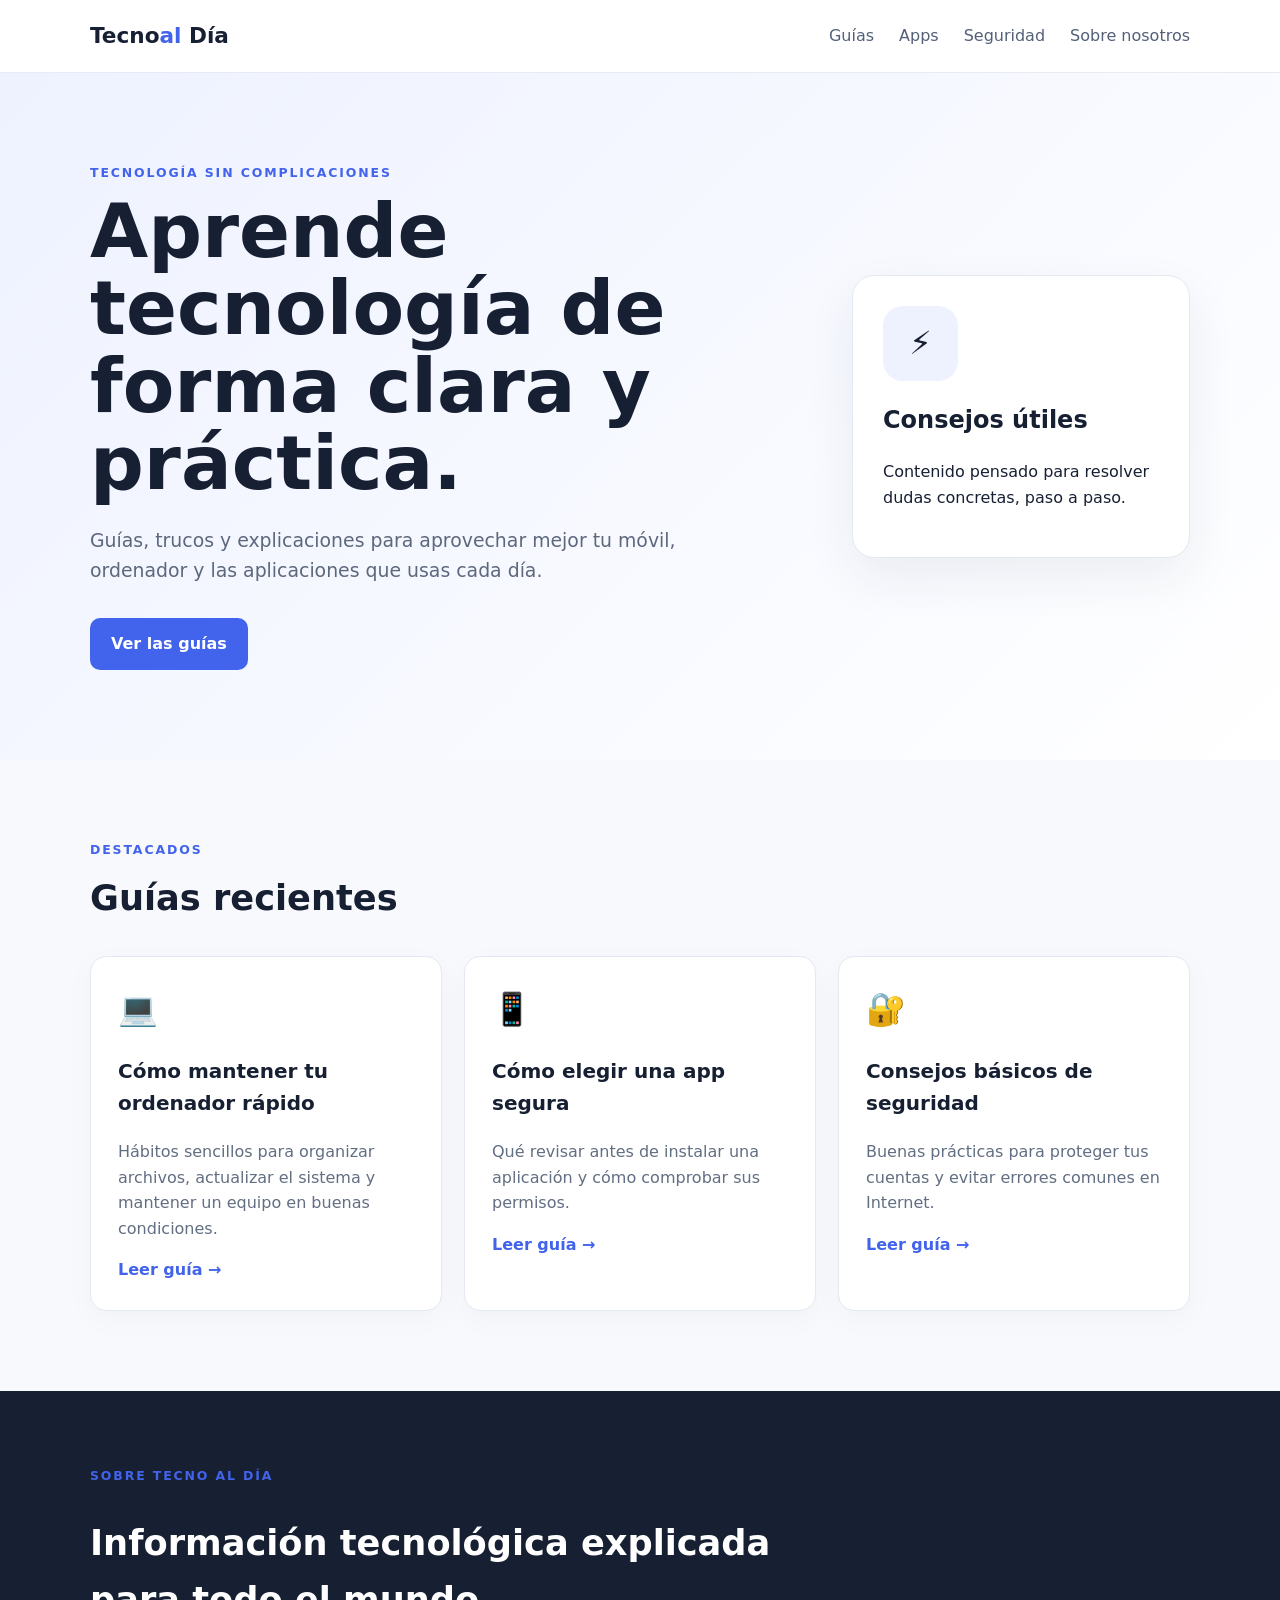
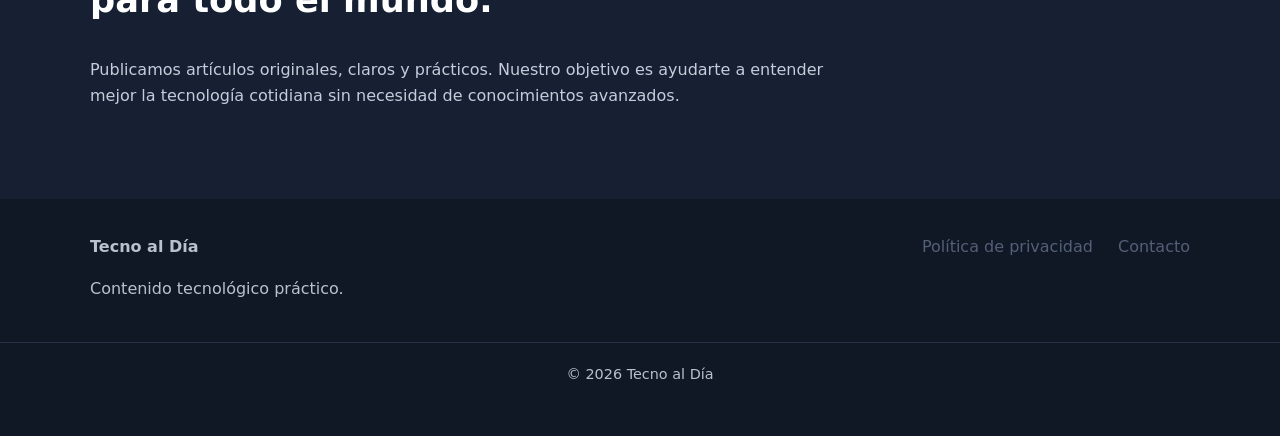
<file: index.html>
<!doctype html>
<html lang="es">
<head>
<meta charset="utf-8">
<meta name="viewport" content="width=device-width, initial-scale=1">
<meta name="description" content="Tecno al Día: guías sencillas sobre tecnología, apps, seguridad digital y trucos útiles.">
<title>Tecno al Día — Tecnología fácil</title>
<link rel="stylesheet" href="styles.css">
</head>
<body>
<header class="site-header">
  <div class="container nav">
    <a class="logo" href="index.html">Tecno<span>al</span> Día</a>
    <nav><a href="#guias">Guías</a><a href="#apps">Apps</a><a href="#seguridad">Seguridad</a><a href="#sobre">Sobre nosotros</a></nav>
  </div>
</header>

<main>
<section class="hero">
  <div class="container hero-grid">
    <div>
      <p class="eyebrow">TECNOLOGÍA SIN COMPLICACIONES</p>
      <h1>Aprende tecnología de forma clara y práctica.</h1>
      <p class="lead">Guías, trucos y explicaciones para aprovechar mejor tu móvil, ordenador y las aplicaciones que usas cada día.</p>
      <a class="button" href="#guias">Ver las guías</a>
    </div>
    <div class="hero-card"><div class="orb">⚡</div><h2>Consejos útiles</h2><p>Contenido pensado para resolver dudas concretas, paso a paso.</p></div>
  </div>
</section>

<section id="guias" class="container section">
  <div class="section-title"><p class="eyebrow">DESTACADOS</p><h2>Guías recientes</h2></div>
  <div class="cards">
    <article class="card"><span>💻</span><h3>Cómo mantener tu ordenador rápido</h3><p>Hábitos sencillos para organizar archivos, actualizar el sistema y mantener un equipo en buenas condiciones.</p><a href="articulo-ordenador.html">Leer guía →</a></article>
    <article id="apps" class="card"><span>📱</span><h3>Cómo elegir una app segura</h3><p>Qué revisar antes de instalar una aplicación y cómo comprobar sus permisos.</p><a href="articulo-apps.html">Leer guía →</a></article>
    <article id="seguridad" class="card"><span>🔐</span><h3>Consejos básicos de seguridad</h3><p>Buenas prácticas para proteger tus cuentas y evitar errores comunes en Internet.</p><a href="articulo-seguridad.html">Leer guía →</a></article>
  </div>
</section>

<section id="sobre" class="about">
  <div class="container">
    <p class="eyebrow">SOBRE TECNO AL DÍA</p>
    <h2>Información tecnológica explicada para todo el mundo.</h2>
    <p>Publicamos artículos originales, claros y prácticos. Nuestro objetivo es ayudarte a entender mejor la tecnología cotidiana sin necesidad de conocimientos avanzados.</p>
  </div>
</section>
</main>

<footer><div class="container footer-grid"><div><strong>Tecno al Día</strong><p>Contenido tecnológico práctico.</p></div><div><a href="privacidad.html">Política de privacidad</a><a href="contacto.html">Contacto</a></div></div><p class="copyright">© 2026 Tecno al Día</p></footer>
</body>
</html>
</file>
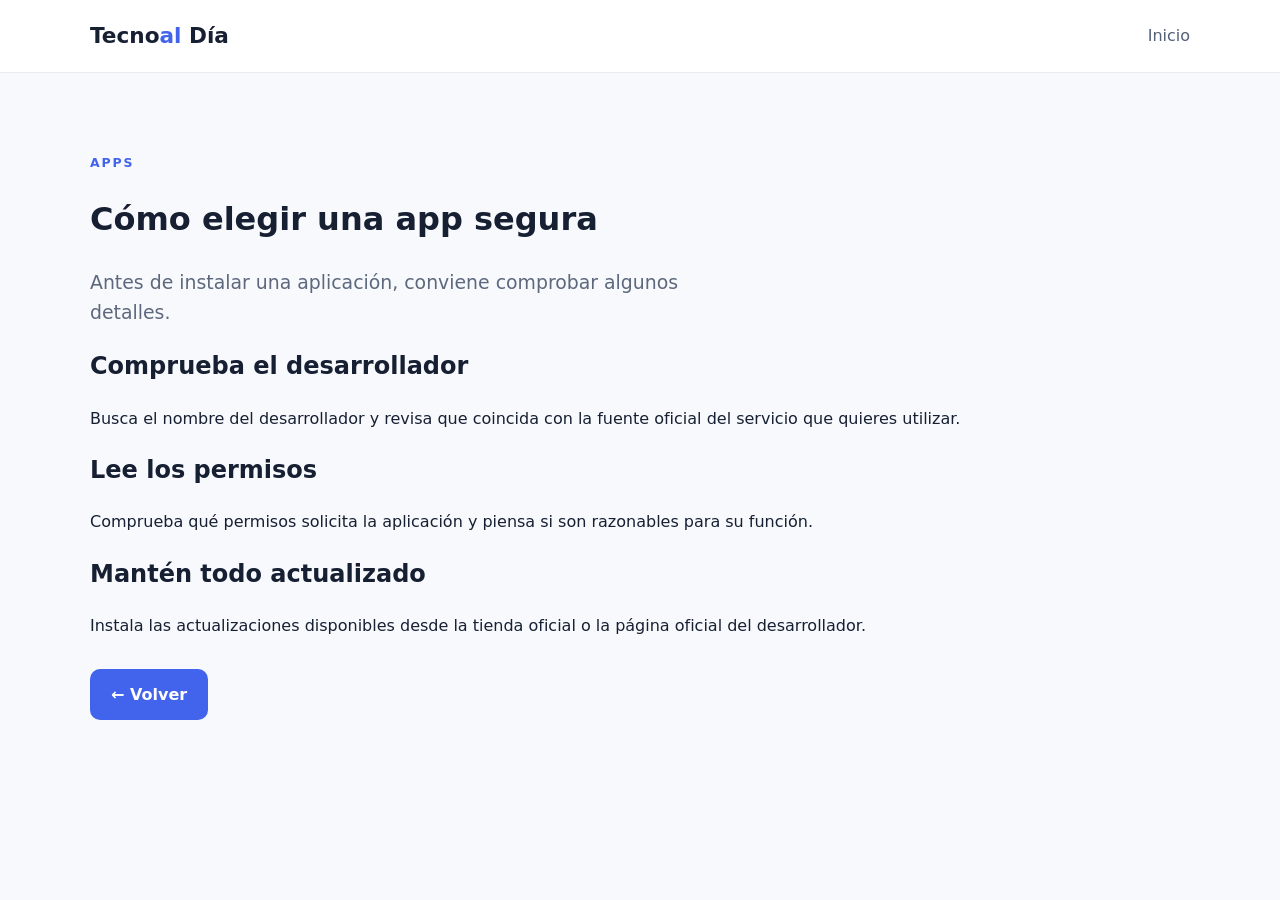
<file: articulo-apps.html>
<!doctype html><html lang="es"><head><meta charset="utf-8"><meta name="viewport" content="width=device-width,initial-scale=1"><title>Cómo elegir una app segura — Tecno al Día</title><link rel="stylesheet" href="styles.css"></head><body><header class="site-header"><div class="container nav"><a class="logo" href="index.html">Tecno<span>al</span> Día</a><nav><a href="index.html">Inicio</a></nav></div></header><main class="container section"><p class="eyebrow">APPS</p><h1>Cómo elegir una app segura</h1><p class="lead">Antes de instalar una aplicación, conviene comprobar algunos detalles.</p><h2>Comprueba el desarrollador</h2><p>Busca el nombre del desarrollador y revisa que coincida con la fuente oficial del servicio que quieres utilizar.</p><h2>Lee los permisos</h2><p>Comprueba qué permisos solicita la aplicación y piensa si son razonables para su función.</p><h2>Mantén todo actualizado</h2><p>Instala las actualizaciones disponibles desde la tienda oficial o la página oficial del desarrollador.</p><p><a class="button" href="index.html">← Volver</a></p></main></body></html>
</file>
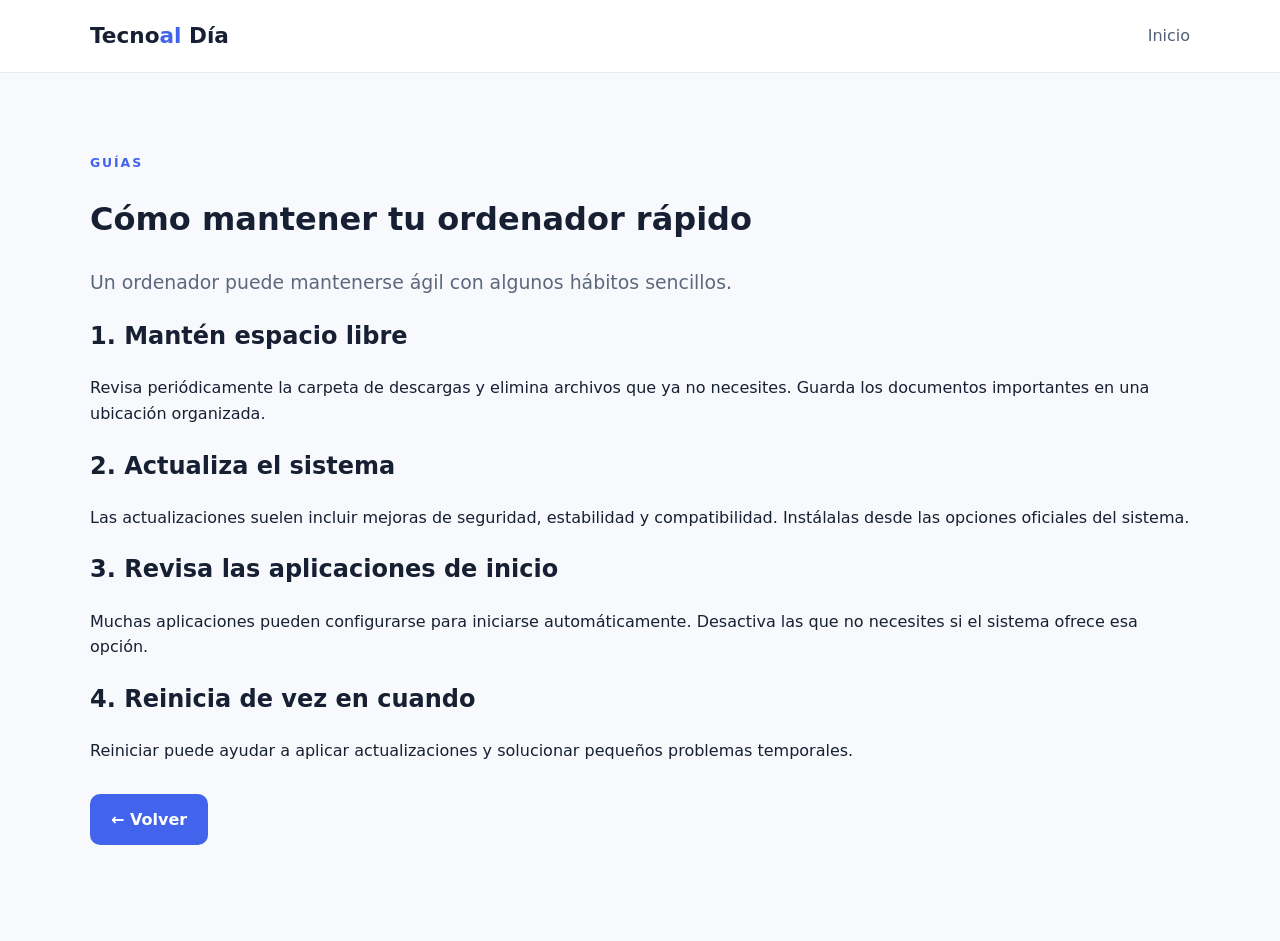
<file: articulo-ordenador.html>
<!doctype html><html lang="es"><head><meta charset="utf-8"><meta name="viewport" content="width=device-width,initial-scale=1"><title>Cómo mantener tu ordenador rápido — Tecno al Día</title><link rel="stylesheet" href="styles.css"></head><body><header class="site-header"><div class="container nav"><a class="logo" href="index.html">Tecno<span>al</span> Día</a><nav><a href="index.html">Inicio</a></nav></div></header><main class="container section"><p class="eyebrow">GUÍAS</p><h1>Cómo mantener tu ordenador rápido</h1><p class="lead">Un ordenador puede mantenerse ágil con algunos hábitos sencillos.</p><h2>1. Mantén espacio libre</h2><p>Revisa periódicamente la carpeta de descargas y elimina archivos que ya no necesites. Guarda los documentos importantes en una ubicación organizada.</p><h2>2. Actualiza el sistema</h2><p>Las actualizaciones suelen incluir mejoras de seguridad, estabilidad y compatibilidad. Instálalas desde las opciones oficiales del sistema.</p><h2>3. Revisa las aplicaciones de inicio</h2><p>Muchas aplicaciones pueden configurarse para iniciarse automáticamente. Desactiva las que no necesites si el sistema ofrece esa opción.</p><h2>4. Reinicia de vez en cuando</h2><p>Reiniciar puede ayudar a aplicar actualizaciones y solucionar pequeños problemas temporales.</p><p><a class="button" href="index.html">← Volver</a></p></main></body></html>
</file>
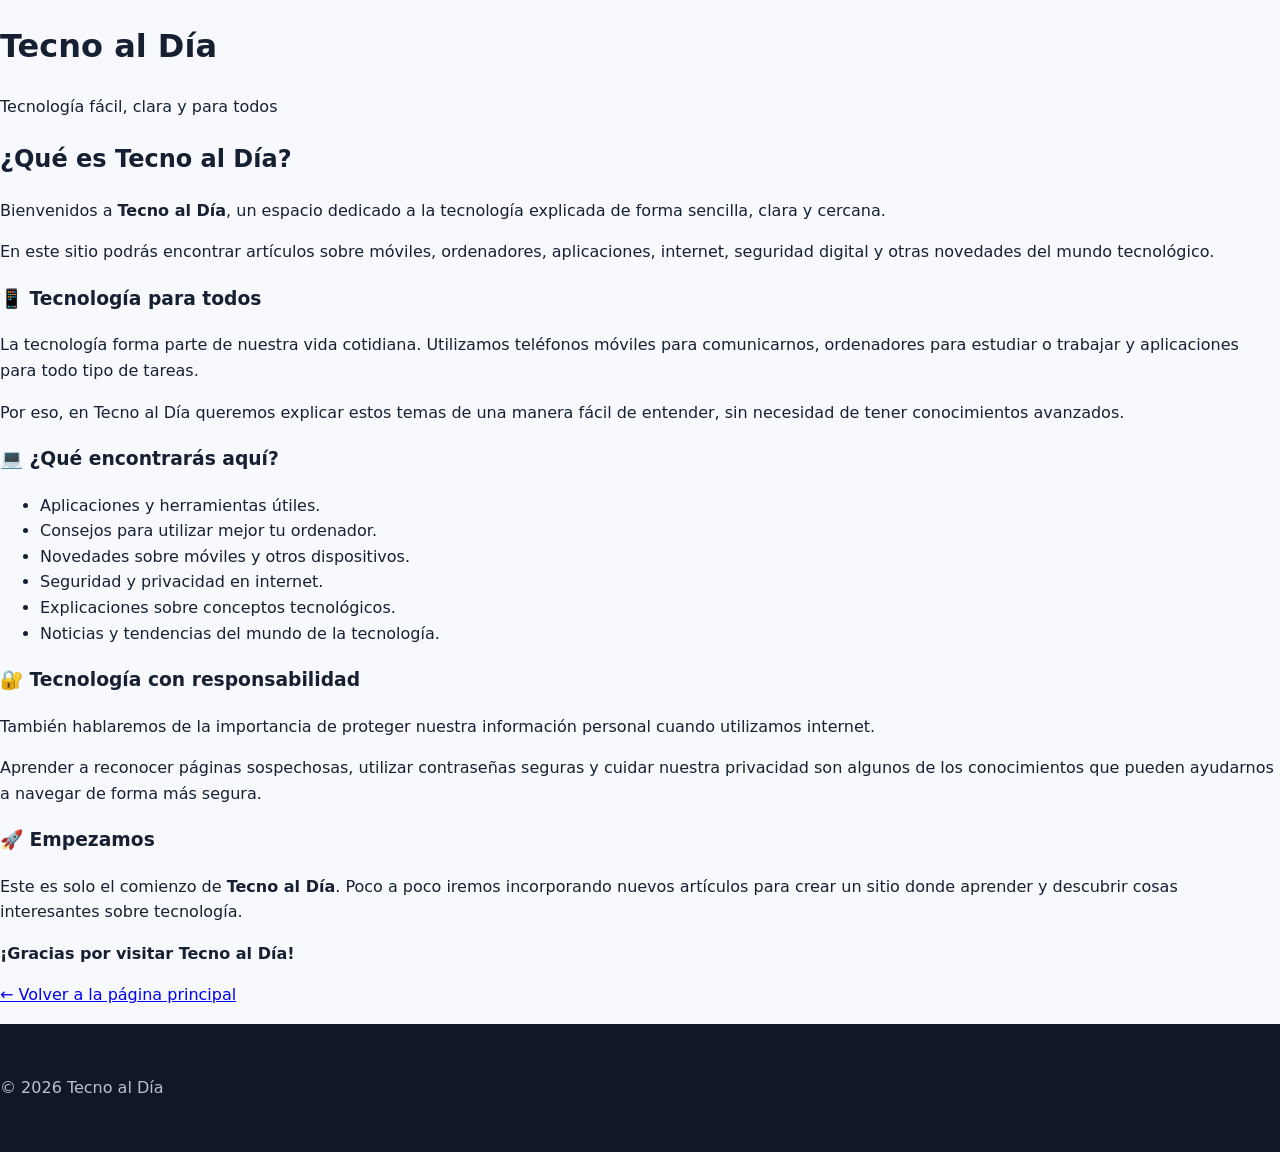
<file: articulo-que-es-tecno-al-dia.html>
<!DOCTYPE html><html lang="es">
<head>
  <meta charset="UTF-8">
  <meta name="viewport" content="width=device-width, initial-scale=1.0">
  <title>¿Qué es Tecno al Día? | Tecno al Día</title>
  <link rel="stylesheet" href="styles.css">
</head><body>  <header>
    <h1>Tecno al Día</h1>
    <p>Tecnología fácil, clara y para todos</p>
  </header>  <main>
    <article>
      <h2>¿Qué es Tecno al Día?</h2>  <p>Bienvenidos a <strong>Tecno al Día</strong>, un espacio dedicado a la tecnología explicada de forma sencilla, clara y cercana.</p>

  <p>En este sitio podrás encontrar artículos sobre móviles, ordenadores, aplicaciones, internet, seguridad digital y otras novedades del mundo tecnológico.</p>

  <h3>📱 Tecnología para todos</h3>

  <p>La tecnología forma parte de nuestra vida cotidiana. Utilizamos teléfonos móviles para comunicarnos, ordenadores para estudiar o trabajar y aplicaciones para todo tipo de tareas.</p>

  <p>Por eso, en Tecno al Día queremos explicar estos temas de una manera fácil de entender, sin necesidad de tener conocimientos avanzados.</p>

  <h3>💻 ¿Qué encontrarás aquí?</h3>

  <ul>
    <li>Aplicaciones y herramientas útiles.</li>
    <li>Consejos para utilizar mejor tu ordenador.</li>
    <li>Novedades sobre móviles y otros dispositivos.</li>
    <li>Seguridad y privacidad en internet.</li>
    <li>Explicaciones sobre conceptos tecnológicos.</li>
    <li>Noticias y tendencias del mundo de la tecnología.</li>
  </ul>

  <h3>🔐 Tecnología con responsabilidad</h3>

  <p>También hablaremos de la importancia de proteger nuestra información personal cuando utilizamos internet.</p>

  <p>Aprender a reconocer páginas sospechosas, utilizar contraseñas seguras y cuidar nuestra privacidad son algunos de los conocimientos que pueden ayudarnos a navegar de forma más segura.</p>

  <h3>🚀 Empezamos</h3>

  <p>Este es solo el comienzo de <strong>Tecno al Día</strong>. Poco a poco iremos incorporando nuevos artículos para crear un sitio donde aprender y descubrir cosas interesantes sobre tecnología.</p>

  <p><strong>¡Gracias por visitar Tecno al Día!</strong></p>

  <p><a href="index.html">← Volver a la página principal</a></p>
</article>

  </main>  <footer>
    <p>© 2026 Tecno al Día</p>
  </footer></body>
</html>
</file>
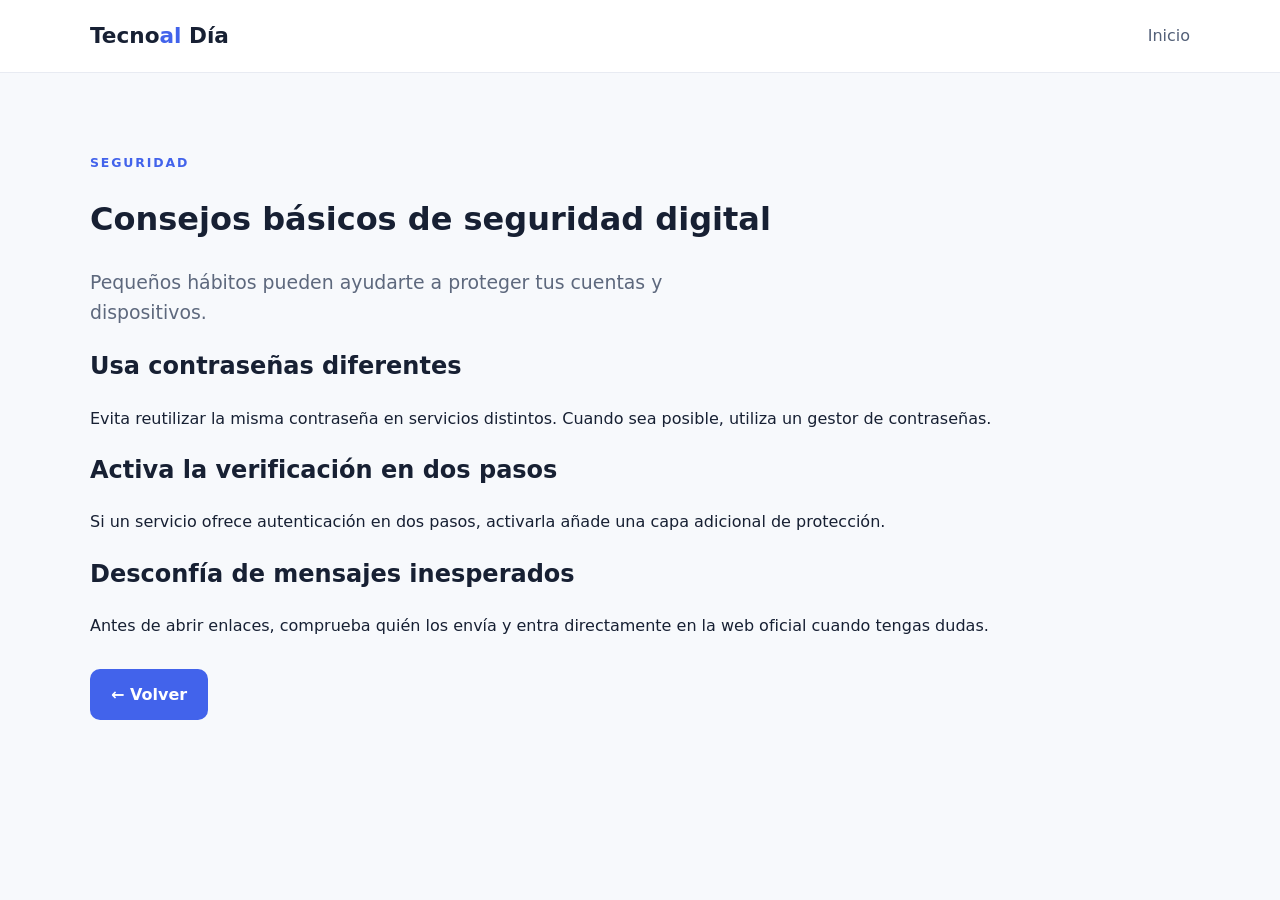
<file: articulo-seguridad.html>
<!doctype html><html lang="es"><head><meta charset="utf-8"><meta name="viewport" content="width=device-width,initial-scale=1"><title>Consejos básicos de seguridad — Tecno al Día</title><link rel="stylesheet" href="styles.css"></head><body><header class="site-header"><div class="container nav"><a class="logo" href="index.html">Tecno<span>al</span> Día</a><nav><a href="index.html">Inicio</a></nav></div></header><main class="container section"><p class="eyebrow">SEGURIDAD</p><h1>Consejos básicos de seguridad digital</h1><p class="lead">Pequeños hábitos pueden ayudarte a proteger tus cuentas y dispositivos.</p><h2>Usa contraseñas diferentes</h2><p>Evita reutilizar la misma contraseña en servicios distintos. Cuando sea posible, utiliza un gestor de contraseñas.</p><h2>Activa la verificación en dos pasos</h2><p>Si un servicio ofrece autenticación en dos pasos, activarla añade una capa adicional de protección.</p><h2>Desconfía de mensajes inesperados</h2><p>Antes de abrir enlaces, comprueba quién los envía y entra directamente en la web oficial cuando tengas dudas.</p><p><a class="button" href="index.html">← Volver</a></p></main></body></html>
</file>
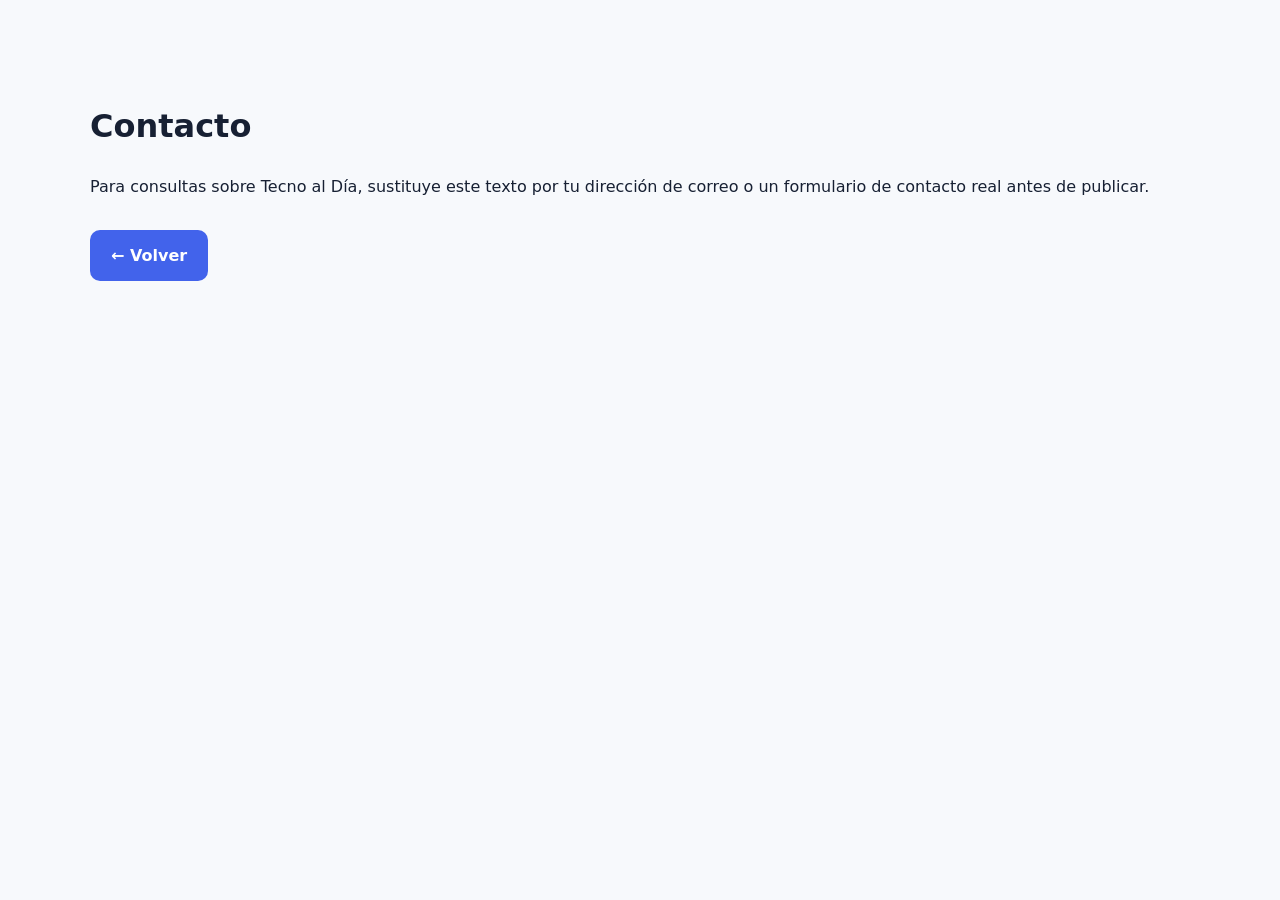
<file: contacto.html>
<!doctype html><html lang="es"><head><meta charset="utf-8"><meta name="viewport" content="width=device-width,initial-scale=1"><title>Contacto — Tecno al Día</title><link rel="stylesheet" href="styles.css"></head><body><main class="container section"><h1>Contacto</h1><p>Para consultas sobre Tecno al Día, sustituye este texto por tu dirección de correo o un formulario de contacto real antes de publicar.</p><p><a class="button" href="index.html">← Volver</a></p></main></body></html>
</file>
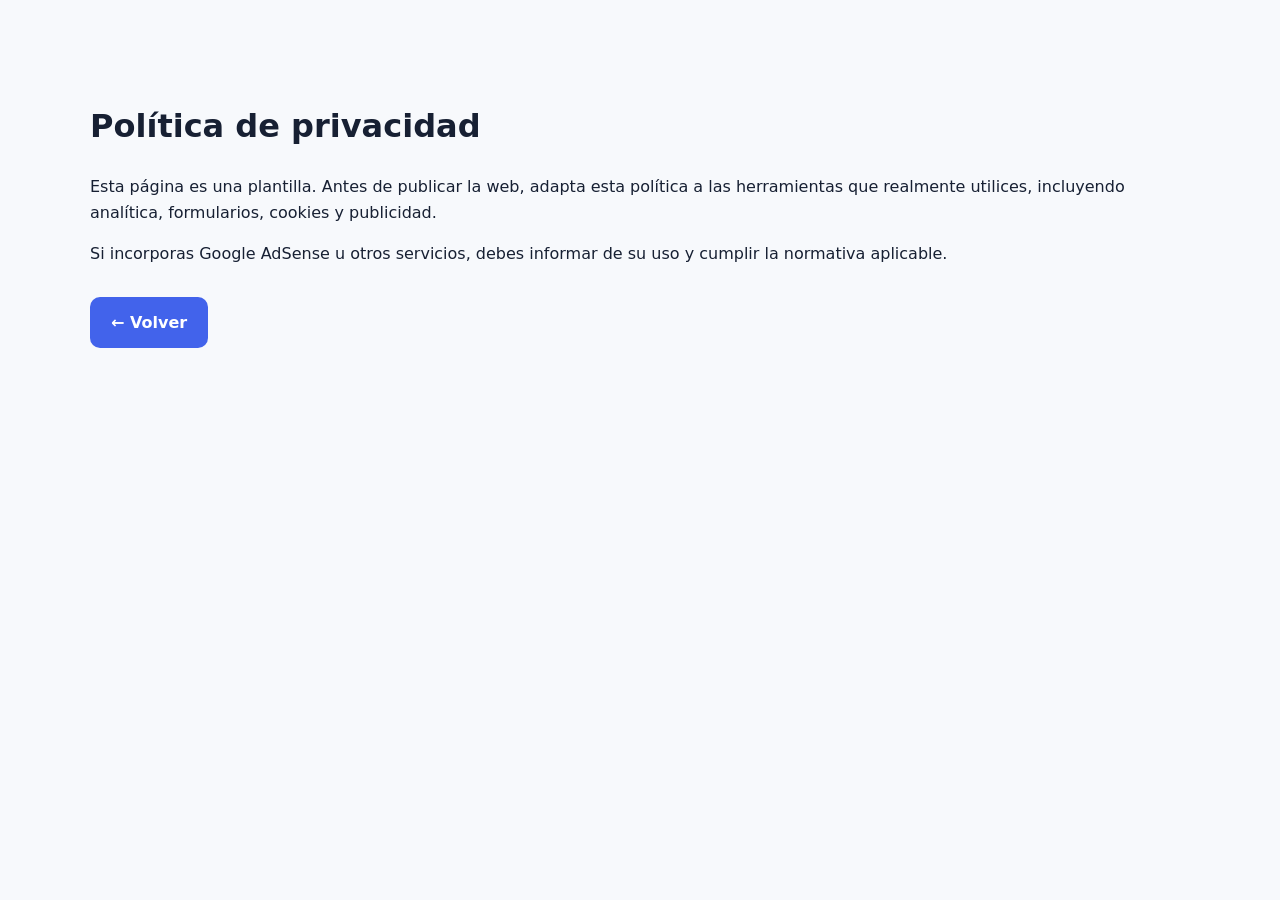
<file: privacidad.html>
<!doctype html><html lang="es"><head><meta charset="utf-8"><meta name="viewport" content="width=device-width,initial-scale=1"><title>Política de privacidad — Tecno al Día</title><link rel="stylesheet" href="styles.css"></head><body><main class="container section"><h1>Política de privacidad</h1><p>Esta página es una plantilla. Antes de publicar la web, adapta esta política a las herramientas que realmente utilices, incluyendo analítica, formularios, cookies y publicidad.</p><p>Si incorporas Google AdSense u otros servicios, debes informar de su uso y cumplir la normativa aplicable.</p><p><a class="button" href="index.html">← Volver</a></p></main></body></html>
</file>
<file: styles.css>
*{box-sizing:border-box}html{scroll-behavior:smooth}body{margin:0;font-family:Inter,system-ui,-apple-system,BlinkMacSystemFont,"Segoe UI",sans-serif;color:#172033;background:#f7f9fc;line-height:1.6}.container{width:min(1100px,92%);margin:auto}.site-header{background:#fff;border-bottom:1px solid #e8ebf2;position:sticky;top:0;z-index:5}.nav{height:72px;display:flex;align-items:center;justify-content:space-between}.logo{font-size:1.35rem;font-weight:800;color:#172033;text-decoration:none}.logo span{color:#4263eb}.nav nav{display:flex;gap:25px}.nav nav a,footer a{color:#536078;text-decoration:none}.nav nav a:hover,footer a:hover{color:#4263eb}.hero{padding:90px 0;background:linear-gradient(135deg,#eef2ff,#fff)}.hero-grid{display:grid;grid-template-columns:1.35fr .65fr;gap:60px;align-items:center}.eyebrow{font-size:.78rem;letter-spacing:.15em;font-weight:800;color:#4263eb;margin:0 0 10px}.hero h1{font-size:clamp(2.5rem,6vw,4.7rem);line-height:1.03;margin:0 0 22px;max-width:760px}.lead{font-size:1.18rem;color:#5d687d;max-width:650px}.button{display:inline-block;background:#4263eb;color:white;text-decoration:none;font-weight:700;padding:13px 21px;border-radius:10px;margin-top:14px}.hero-card{background:white;border:1px solid #e4e8f0;border-radius:22px;padding:30px;box-shadow:0 20px 50px #1b2a4a12}.orb{width:75px;height:75px;display:grid;place-items:center;border-radius:20px;background:#eef2ff;font-size:2rem}.section{padding:80px 0}.section-title h2{font-size:2.2rem;margin:0 0 30px}.cards{display:grid;grid-template-columns:repeat(3,1fr);gap:22px}.card{background:#fff;border:1px solid #e4e8f0;border-radius:16px;padding:27px;box-shadow:0 8px 30px #1b2a4a08}.card>span{font-size:2rem}.card h3{font-size:1.25rem}.card p{color:#626e82}.card a{color:#4263eb;font-weight:700;text-decoration:none}.about{padding:75px 0;background:#172033;color:#fff}.about h2{font-size:2.2rem;max-width:700px}.about p:last-child{max-width:760px;color:#c5ccda}footer{background:#101725;color:#b9c1d0;padding:35px 0}.footer-grid{display:flex;justify-content:space-between}.footer-grid>div:last-child{display:flex;gap:25px}.copyright{text-align:center;border-top:1px solid #283143;padding-top:20px;margin-top:25px;font-size:.9rem}@media(max-width:750px){.nav nav{display:none}.hero-grid,.cards{grid-template-columns:1fr}.hero{padding:60px 0}.footer-grid{display:block}.footer-grid>div:last-child{margin-top:20px;flex-direction:column;gap:8px}}
</file>
